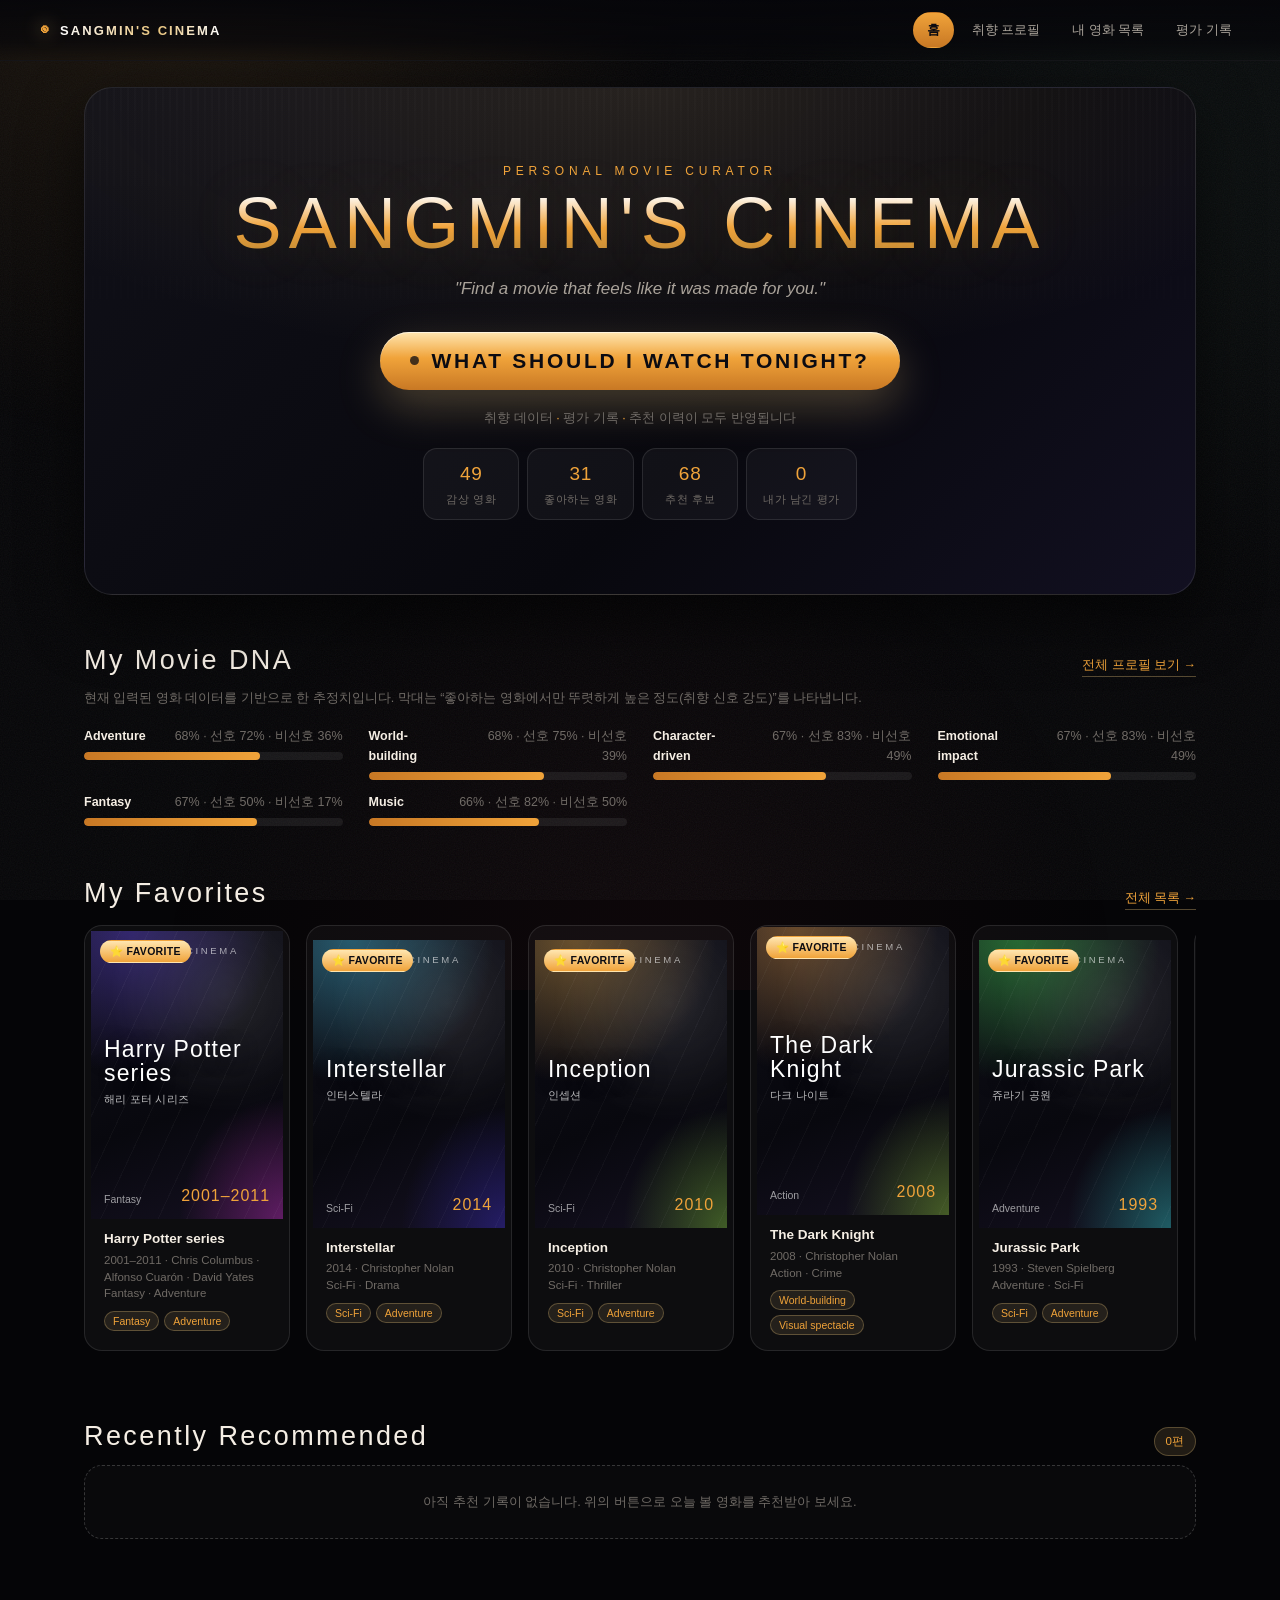
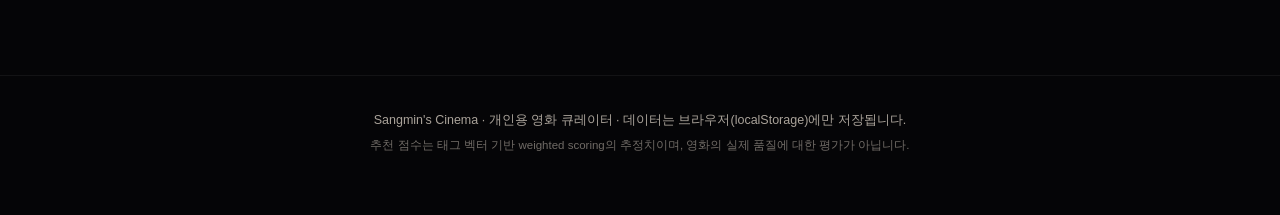
<file: index.html>
<!DOCTYPE html>
<html lang="ko">
<head>
  <meta charset="UTF-8">
  <meta name="viewport" content="width=device-width, initial-scale=1.0">
  <title>Sangmin's Cinema</title>
  <meta http-equiv="refresh" content="0; url=./sangmins-cinema/">
</head>
<body>
  <p>Sangmin's Cinema로 이동 중...</p>
  <p><a href="./sangmins-cinema/">클릭해서 이동하기</a></p>
</body>
</html>
</file>
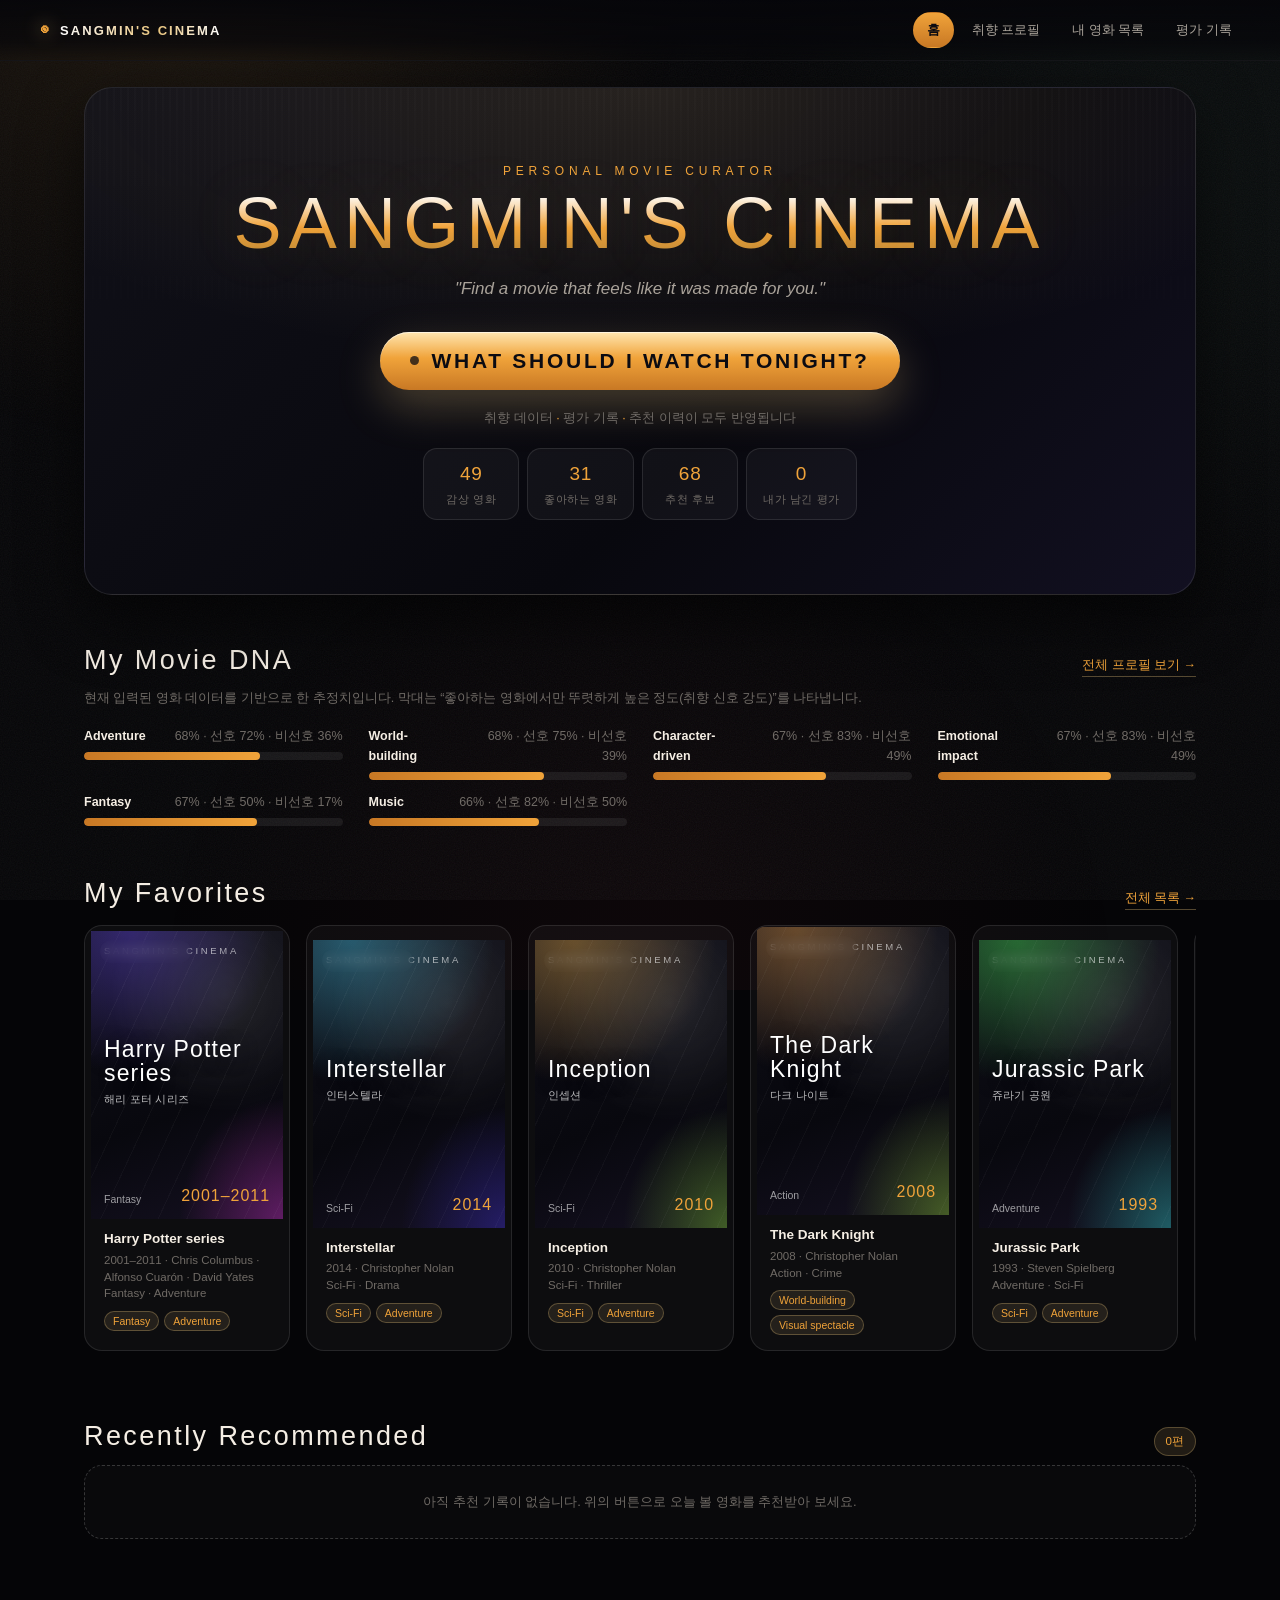
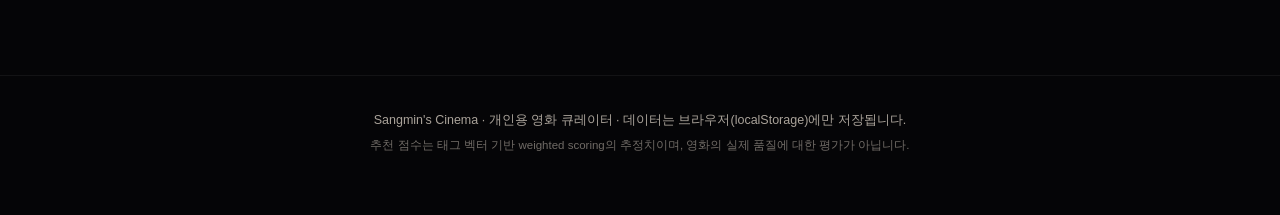
<file: sangmins-cinema/index.html>
<!DOCTYPE html>
<html lang="ko">
<head>
<meta charset="utf-8" />
<meta name="viewport" content="width=device-width, initial-scale=1" />
<title>Sangmin's Cinema — Personal Movie Curator</title>
<meta name="description" content="취향 기반 개인 영화 큐레이터. 영화 취향을 분석하고 오늘 볼 영화를 추천합니다." />
<meta name="theme-color" content="#06060a" />
<link rel="stylesheet" href="css/styles.css" />
</head>
<body>
<div class="bg-glow" aria-hidden="true"></div>
<div class="grain" aria-hidden="true"></div>

<header class="topbar">
  <button class="brand" data-nav="home">
    <span class="brand-mark">◉</span>
    <span class="brand-text">SANGMIN'S CINEMA</span>
  </button>
  <nav class="nav">
    <button class="nav-btn is-active" data-nav="home">홈</button>
    <button class="nav-btn" data-nav="profile">취향 프로필</button>
    <button class="nav-btn" data-nav="list">내 영화 목록</button>
    <button class="nav-btn" data-nav="ratings">평가 기록</button>
  </nav>
</header>

<main class="wrap">

  <!-- ================= HOME ================= -->
  <section class="view is-active" id="view-home">
    <div class="hero">
      <p class="hero-kicker">Personal Movie Curator</p>
      <h1 class="hero-title">SANGMIN'S CINEMA</h1>
      <p class="hero-sub">"Find a movie that feels like it was made for you."</p>
      <button class="cta" id="btn-tonight">
        <span class="cta-dot"></span>
        WHAT SHOULD I WATCH TONIGHT?
      </button>
      <p class="hero-hint">취향 데이터 <b>·</b> 평가 기록 <b>·</b> 추천 이력이 모두 반영됩니다</p>
      <div class="hero-meta" id="hero-meta"></div>
    </div>

    <section class="block">
      <div class="block-head">
        <h2>My Movie DNA</h2>
        <button class="link-btn" data-nav="profile">전체 프로필 보기 →</button>
      </div>
      <p class="block-note">현재 입력된 영화 데이터를 기반으로 한 추정치입니다. 막대는 “좋아하는 영화에서만 뚜렷하게 높은 정도(취향 신호 강도)”를 나타냅니다.</p>
      <div class="dna-grid" id="dna-grid"></div>
    </section>

    <section class="block">
      <div class="block-head">
        <h2>My Favorites</h2>
        <button class="link-btn" data-nav="list">전체 목록 →</button>
      </div>
      <div class="rail" id="rail-favorites"></div>
    </section>

    <section class="block">
      <div class="block-head">
        <h2>Recently Recommended</h2>
        <span class="pill" id="rec-count">0편</span>
      </div>
      <div class="rec-list" id="recent-list"></div>
    </section>
  </section>

  <!-- ================= PROFILE ================= -->
  <section class="view" id="view-profile">
    <div class="page-head">
      <h1>영화 취향 프로필</h1>
      <p class="page-sub">좋아하는 영화 · 좋아하진 않지만 명작이라 생각하는 영화 · 별로였던 영화를 12개 취향 축과 6개 회피 축으로 분석한 결과입니다.</p>
    </div>

    <div class="grid-2">
      <div class="panel">
        <h2 class="panel-title">Taste Profile <span class="panel-tag">취향 신호 강도 · 추정치</span></h2>
        <div class="bars" id="profile-bars"></div>
        <p class="disclaimer" id="profile-disclaimer"></p>
      </div>

      <div class="panel">
        <h2 class="panel-title">Avoid Signals <span class="panel-tag warn">회피 성향</span></h2>
        <div class="bars bars-warn" id="avoid-bars"></div>
        <p class="disclaimer">별로였던 영화에서 추출한 신호입니다. 이 항목이 높은 영화는 추천 점수가 깎입니다.</p>
      </div>
    </div>

    <div class="panel">
      <h2 class="panel-title">취향을 만든 영화들 <span class="panel-tag">가중치</span></h2>
      <div class="weight-legend">
        <span class="wchip w-fav">⭐ Favorites +1.35</span>
        <span class="wchip w-loved">❤️ Loved +1.00</span>
        <span class="wchip w-craft">🏆 명작 인정 · 애정 없음 +0.30 (연출·완성도 축에만 반영)</span>
        <span class="wchip w-mcraft">🤔 명작 인정 · 취향 아님 −0.45</span>
        <span class="wchip w-dis">👎 별로 −1.00</span>
      </div>
      <div class="table-wrap">
        <table class="tbl" id="tbl-contrib"></table>
      </div>
    </div>

    <div class="panel">
      <h2 class="panel-title">분석 요약</h2>
      <div class="summary" id="profile-summary"></div>
    </div>
  </section>

  <!-- ================= LIST ================= -->
  <section class="view" id="view-list">
    <div class="page-head">
      <h1>내 영화 목록</h1>
      <p class="page-sub">내가 본 영화와 평가한 추천 영화를 한 곳에서 봅니다. 추천 후보는 예상 적합도 배지와 함께 표시됩니다.</p>
    </div>

    <div class="toolbar">
      <div class="filters" id="filters"></div>
      <input class="search" id="search" type="search" placeholder="제목 · 감독 · 장르 검색" />
    </div>
    <p class="block-note" id="list-count-note"></p>
    <div class="cards" id="cards"></div>
  </section>

  <!-- ================= RATINGS ================= -->
  <section class="view" id="view-ratings">
    <div class="page-head">
      <h1>평가 기록</h1>
      <p class="page-sub">추천받은 영화를 본 뒤 남긴 평가입니다. 이 기록이 다음 추천의 점수를 조정합니다.</p>
    </div>

    <div class="grid-2">
      <div class="panel">
        <h2 class="panel-title">반응 요약</h2>
        <div class="bars" id="rating-bars"></div>
        <p class="disclaimer">저장된 평가가 없으면 이 영역은 0으로 표시됩니다. 추천 카드나 영화 상세에서 바로 평가할 수 있습니다.</p>
      </div>
      <div class="panel">
        <h2 class="panel-title">요소별 평가 평균</h2>
        <div class="bars" id="dim-bars"></div>
        <p class="disclaimer">Story · Characters · World-building · Visuals · Music · Emotional impact · Pacing · Originality</p>
      </div>
    </div>

    <div class="panel">
      <h2 class="panel-title">기록된 평가</h2>
      <div class="rec-list" id="ratings-list"></div>
    </div>

    <div class="panel">
      <h2 class="panel-title">데이터 관리 <span class="panel-tag">JSON</span></h2>
      <p class="disclaimer" style="margin-top:0">평가 데이터는 이 브라우저에만 저장됩니다. JSON으로 내보내면 나중에 서버·DB로 그대로 옮길 수 있습니다.</p>
      <div class="act-row" style="margin-top:14px">
        <button class="btn-solid" id="btn-export">평가 데이터 내보내기</button>
        <button class="btn-ghost" id="btn-import">JSON 불러오기</button>
        <button class="btn-ghost" id="btn-reset">전체 초기화</button>
        <input type="file" id="import-file" accept="application/json" hidden />
      </div>
    </div>
  </section>

</main>

<footer class="foot">
  <p>Sangmin's Cinema · 개인용 영화 큐레이터 · 데이터는 브라우저(localStorage)에만 저장됩니다.</p>
  <p class="foot-dim">추천 점수는 태그 벡터 기반 weighted scoring의 추정치이며, 영화의 실제 품질에 대한 평가가 아닙니다.</p>
</footer>

<!-- ================= MODAL ================= -->
<div class="modal" id="modal" aria-hidden="true">
  <div class="modal-backdrop" data-close="1"></div>
  <div class="modal-card" role="dialog" aria-modal="true">
    <button class="modal-close" data-close="1" aria-label="닫기">✕</button>
    <div id="modal-body"></div>
  </div>
</div>

<div class="toast" id="toast"></div>

<script src="data/taxonomy.js"></script>
<script src="data/movies.js"></script>
<script src="data/ratings.js"></script>
<script src="engine/scoring.js"></script>
<script src="app/store.js"></script>
<script src="app/ui.js"></script>
<script>window.CinemaUI.init();</script>
</body>
</html>
</file>
<file: sangmins-cinema/css/styles.css>
/* ===========================================================
   Sangmin's Cinema — cinematic dark theme
   =========================================================== */
:root{
  --bg:#050507;
  --bg-2:#0b0b0d;

  --panel:rgba(255,255,255,.035);
  --panel-2:rgba(255,255,255,.06);

  --line:rgba(255,255,255,.10);
  --line-strong:rgba(255,255,255,.18);

  --txt:#f5eee4;
  --txt-dim:#aaa39a;
  --txt-faint:#706b66;

  --gold:#f0a33a;
  --gold-2:#c87824;

  --red:#c6424d;
  --teal:#63a88a;
  --violet:#75639d;

  --ok:#79b88d;

  --radius:18px;
  --radius-sm:12px;
  --shadow:0 24px 60px rgba(0,0,0,.55);

  --font: "Pretendard Variable", Pretendard, -apple-system, BlinkMacSystemFont, "Apple SD Gothic Neo",
          "Segoe UI", Roboto, "Noto Sans KR", "Malgun Gothic", sans-serif;
  --display: "Bebas Neue", "Helvetica Neue", Impact, "Arial Narrow", var(--font);
}
*{box-sizing:border-box}
html,body{margin:0;padding:0}
html{scroll-behavior:smooth}
body{
  background:var(--bg);
  color:var(--txt);
  font-family:var(--font);
  font-size:15px;
  line-height:1.6;
  -webkit-font-smoothing:antialiased;
  overflow-x:hidden;
}
body.no-scroll{overflow:hidden}
img{display:block;max-width:100%}
button,input{font-family:inherit}
button{cursor:pointer;border:none;background:none;color:inherit}
a{color:inherit;text-decoration:none}

/* ---------- ambient background ---------- */
.bg-glow{
  position:fixed;inset:-20% -10% auto -10%;height:130vh;z-index:-2;
  background:
    radial-gradient(
      circle at 20% 10%,
      rgba(240,163,58,.10),
      transparent 32%
    ),
    radial-gradient(
      circle at 85% 30%,
      rgba(99,168,138,.06),
      transparent 30%
    ),
    radial-gradient(
      circle at 50% 100%,
      rgba(198,66,77,.05),
      transparent 35%
    );
  filter:saturate(1.05);
}
.grain{
  position:fixed;inset:0;z-index:-1;pointer-events:none;opacity:.055;
  background-image:url("data:image/svg+xml;utf8,<svg xmlns='http://www.w3.org/2000/svg' width='140' height='140'><filter id='n'><feTurbulence type='fractalNoise' baseFrequency='.85' numOctaves='3'/></filter><rect width='140' height='140' filter='url(%23n)'/></svg>");
  mix-blend-mode:screen;
}

/* ---------- top bar ---------- */
.topbar{
  position:sticky;top:0;z-index:40;
  display:flex;align-items:center;justify-content:space-between;gap:14px;
  padding:12px clamp(14px,3vw,34px);
  background:linear-gradient(180deg, rgba(6,6,10,.92), rgba(6,6,10,.62) 70%, rgba(6,6,10,0));
  backdrop-filter:blur(14px);
  border-bottom:1px solid rgba(255,255,255,.055);
}
.brand{display:flex;align-items:center;gap:10px;font-weight:800;letter-spacing:.16em;font-size:13px}
.brand-mark{color:var(--gold);font-size:16px;text-shadow:0 0 18px rgba(233,196,124,.7)}
.brand-text{background:linear-gradient(92deg,#fff, #e9c47c 60%, #fff);-webkit-background-clip:text;background-clip:text;color:transparent}
.nav{display:flex;gap:4px;flex-wrap:wrap}
.nav-btn{
  padding:8px 13px;border-radius:999px;font-size:13px;color:var(--txt-dim);
  border:1px solid transparent;transition:.2s;white-space:nowrap;
}
.nav-btn:hover{color:var(--txt);background:rgba(255,255,255,.05)}
.nav-btn.is-active{color:#0b0b12;background:linear-gradient(180deg,var(--gold),var(--gold-2));font-weight:700}

/* ---------- layout ---------- */
.wrap{max-width:1180px;margin:0 auto;padding:0 clamp(14px,3vw,34px) 90px}
.view{display:none;animation:fade .45s ease both}
.view.is-active{display:block}
@keyframes fade{from{opacity:0;transform:translateY(10px)}to{opacity:1;transform:none}}

/* ---------- hero ---------- */
.hero{
  position:relative;margin:26px 0 44px;padding:clamp(34px,6vw,74px) clamp(20px,4vw,54px);
  border-radius:28px;overflow:hidden;text-align:center;
  border:1px solid var(--line);
  background:
    radial-gradient(120% 100% at 50% 0%, rgba(233,196,124,.12), transparent 55%),
    linear-gradient(135deg,#101018,#08080e 60%, #121021);
  box-shadow:var(--shadow);
}
.hero::after{
  content:"";position:absolute;inset:0;
  background:repeating-linear-gradient(90deg, rgba(255,255,255,.035) 0 2px, transparent 2px 7px);
  mask-image:linear-gradient(180deg, rgba(0,0,0,.9), transparent 60%);
  opacity:.5;pointer-events:none;
}
.hero-kicker{position:relative;margin:0 0 6px;font-size:12px;letter-spacing:.4em;text-transform:uppercase;color:var(--gold)}
.hero-title{
  position:relative;margin:0;font-family:var(--display);font-weight:400;
  font-size:clamp(34px,7.4vw,72px);letter-spacing:.1em;line-height:1.02;
  background:linear-gradient(180deg,#ffffff 10%, var(--gold) 55%, #8e6f2f 130%);
  -webkit-background-clip:text;background-clip:text;color:transparent;
  text-shadow:0 0 60px rgba(233,196,124,.18);
}
.hero-sub{position:relative;margin:14px 0 30px;color:var(--txt-dim);font-style:italic;font-size:clamp(13px,2.2vw,17px)}
.cta{
  position:relative;display:inline-flex;align-items:center;gap:12px;
  padding:17px 30px;border-radius:999px;
  font-family:var(--display);font-size:clamp(15px,2.6vw,21px);letter-spacing:.13em;
  color:#0b0b12;font-weight:600;
  background:linear-gradient(180deg,#ffe6b0,var(--gold) 45%,var(--gold-2));
  box-shadow:0 16px 44px rgba(233,196,124,.28), inset 0 1px 0 rgba(255,255,255,.6);
  transition:transform .18s, box-shadow .18s;
}
.cta:hover{transform:translateY(-2px) scale(1.015);box-shadow:0 22px 60px rgba(233,196,124,.42)}
.cta:active{transform:translateY(0) scale(.99)}
.cta-dot{width:9px;height:9px;border-radius:50%;background:#0b0b12;opacity:.75;animation:pulse 2.4s infinite}
@keyframes pulse{0%,100%{opacity:.35;transform:scale(.85)}50%{opacity:.9;transform:scale(1.15)}}
.hero-hint{position:relative;margin:18px 0 0;font-size:12.5px;color:var(--txt-faint)}
.hero-hint b{color:var(--gold);font-weight:400}
.hero-meta{position:relative;display:flex;gap:8px;justify-content:center;flex-wrap:wrap;margin-top:20px}
.stat{
  display:flex;flex-direction:column;gap:2px;min-width:96px;padding:10px 16px;border-radius:14px;
  background:rgba(255,255,255,.04);border:1px solid var(--line);
}
.stat b{font-size:19px;color:var(--gold);font-family:var(--display);font-weight:400;letter-spacing:.04em}
.stat span{font-size:11px;color:var(--txt-faint);letter-spacing:.05em}

/* ---------- blocks ---------- */
.block{margin:0 0 46px}
.block-head{display:flex;align-items:baseline;justify-content:space-between;gap:12px;flex-wrap:wrap;margin-bottom:6px}
.block h2{margin:0;font-family:var(--display);font-weight:400;font-size:clamp(20px,3vw,27px);letter-spacing:.09em}
.block-note{margin:0 0 18px;font-size:12.5px;color:var(--txt-faint)}
.link-btn{font-size:12.5px;color:var(--gold);border-bottom:1px solid rgba(233,196,124,.35);padding:2px 0}
.link-btn:hover{color:#fff;border-color:#fff}
.pill{padding:4px 11px;border-radius:999px;font-size:11.5px;color:var(--gold);background:rgba(233,196,124,.12);border:1px solid rgba(233,196,124,.28)}

/* ---------- DNA bars ---------- */
.dna-grid{display:grid;grid-template-columns:repeat(auto-fit,minmax(240px,1fr));gap:12px 26px}
.dna-row{display:flex;flex-direction:column;gap:6px}
.dna-top{display:flex;justify-content:space-between;gap:10px;font-size:12.5px;color:var(--txt-dim)}
.dna-top span{color:var(--txt-faint);text-align:right;flex:0 1 auto}
.dna-top b{color:var(--txt);font-weight:600;flex:1 1 auto}
.dna-track{height:8px;border-radius:99px;background:rgba(255,255,255,.07);overflow:hidden}
.dna-fill{height:100%;border-radius:99px;background:linear-gradient(90deg,var(--gold-2),var(--gold));transition:width .8s cubic-bezier(.2,.8,.2,1)}
.bars{display:flex;flex-direction:column;gap:14px}
.bars-warn .dna-fill{background:linear-gradient(90deg,#8c2b3a,var(--red))}
.bars .dna-track{height:9px}

/* ---------- poster rails / cards ---------- */
.rail{display:flex;gap:16px;overflow-x:auto;padding:4px 2px 18px;scroll-snap-type:x mandatory}
.rail::-webkit-scrollbar{height:7px}
.rail::-webkit-scrollbar-thumb{background:rgba(255,255,255,.14);border-radius:9px}
.rail .mcard{flex:0 0 clamp(160px,20vw,206px);scroll-snap-align:start}

.cards{display:grid;grid-template-columns:repeat(auto-fill,minmax(186px,1fr));gap:20px 18px}
.mcard{
  position:relative;border-radius:var(--radius);overflow:hidden;
  border:1px solid var(--line);background:var(--panel);
  transition:transform .22s, border-color .22s, box-shadow .22s;text-align:left;width:100%;
}
.mcard{
  transition:
    transform .25s ease,
    border-color .25s ease,
    box-shadow .25s ease;
}

.mcard:hover{
  transform:translateY(-7px) scale(1.02);
  border-color:rgba(240,163,58,.55);
  box-shadow:
    0 22px 45px rgba(0,0,0,.55),
    0 0 24px rgba(240,163,58,.12);
}
.mcard:hover .poster{
  filter:brightness(1.18) saturate(1.08);
  box-shadow:
    inset 0 0 45px rgba(240,163,58,.28),
    0 0 18px rgba(240,163,58,.10);
}
.poster{position:relative;aspect-ratio:2/3;overflow:hidden;background:#0d0d16}
.poster img{width:100%;height:100%;object-fit:cover}
.poster-gen{
  position:absolute;inset:0;display:flex;flex-direction:column;justify-content:space-between;
  padding:14px 13px;
  background:
    radial-gradient(120% 80% at 20% 0%, hsla(var(--h),72%,58%,.42), transparent 62%),
    radial-gradient(90% 70% at 100% 100%, hsla(calc(var(--h) + 52),68%,52%,.38), transparent 60%),
    linear-gradient(160deg,#11111a,#08080e 60%,#141020);
}
.poster-gen::after{
  content:"";position:absolute;inset:0;
  background:
    repeating-linear-gradient(115deg, rgba(255,255,255,.045) 0 1px, transparent 1px 26px),
    radial-gradient(circle at 70% 22%, rgba(255,255,255,.14), transparent 46%);
  opacity:.75;
}
.pg-top{position:relative;font-size:9.5px;letter-spacing:.28em;color:rgba(255,255,255,.62);text-transform:uppercase}
.pg-mid{position:relative}
.pg-title{
  font-family:var(--display);font-weight:400;letter-spacing:.05em;line-height:1.06;
  font-size:clamp(17px,2.1vw,23px);color:#fff;text-shadow:0 3px 18px rgba(0,0,0,.6);
  word-break:keep-all;
}
.pg-ko{display:block;margin-top:6px;font-size:11px;color:rgba(255,255,255,.72);letter-spacing:.02em}
.pg-bot{position:relative;display:flex;justify-content:space-between;align-items:flex-end;font-size:10.5px;color:rgba(255,255,255,.6)}
.pg-year{font-family:var(--display);font-size:16px;color:var(--gold);letter-spacing:.06em}

.badge{
  position:absolute;top:9px;left:9px;z-index:3;
  padding:4px 9px;border-radius:99px;font-size:10.5px;font-weight:700;letter-spacing:.03em;
  backdrop-filter:blur(6px);background:rgba(8,8,14,.7);border:1px solid var(--line-strong)
}
.badge.loved{color:#ffd0d8;border-color:rgba(226,86,107,.55)}
.badge.fav{color:#0c0c12;background:linear-gradient(180deg,#ffe6b0,var(--gold));border-color:transparent}
.badge.okay{color:#cfe9ff;border-color:rgba(120,180,255,.4)}
.badge.bad{color:#ffc7cf;border-color:rgba(226,86,107,.4)}
.badge.fit{
  left:auto;right:9px;color:#0c0c12;font-family:var(--display);font-weight:400;letter-spacing:.05em;
  background:linear-gradient(180deg,#d6ffe9,var(--ok));border-color:transparent;font-size:12px
}
.mcard-body{padding:11px 13px 14px}
.mcard-title{font-size:13.5px;font-weight:650;line-height:1.32;margin:0 0 4px;word-break:keep-all}
.mcard-sub{margin:0;font-size:11.5px;color:var(--txt-faint);line-height:1.45}
.tags-line{display:flex;flex-wrap:wrap;gap:5px;margin-top:9px}
.tchip{padding:3px 8px;border-radius:99px;font-size:10.5px;color:var(--txt-dim);background:rgba(255,255,255,.06);border:1px solid var(--line)}
.tchip.gold{color:var(--gold);background:rgba(233,196,124,.1);border-color:rgba(233,196,124,.3)}
.tchip.red{color:#ffb7c2;background:rgba(226,86,107,.12);border-color:rgba(226,86,107,.32)}

/* ---------- recently recommended ---------- */
.rec-list{display:flex;flex-direction:column;gap:12px}
.rec{
  display:grid;grid-template-columns:74px 1fr auto;gap:16px;align-items:center;
  padding:13px;border-radius:var(--radius);border:1px solid var(--line);background:var(--panel);
  transition:.2s;
}
.rec:hover{border-color:rgba(233,196,124,.34);background:var(--panel-2)}
.rec .poster{border-radius:10px;aspect-ratio:2/3}
.rec-t{font-size:14.5px;font-weight:650;margin:0 0 3px}
.rec-s{margin:0;font-size:12px;color:var(--txt-faint)}
.rec-right{display:flex;flex-direction:column;align-items:flex-end;gap:8px}
.fit-big{font-family:var(--display);font-size:26px;line-height:1;color:var(--gold)}
.fit-lbl{font-size:10px;color:var(--txt-faint);letter-spacing:.1em}
.empty{padding:26px;border-radius:var(--radius);border:1px dashed var(--line-strong);color:var(--txt-faint);font-size:13px;text-align:center;background:rgba(255,255,255,.02)}

/* ---------- panels / page head ---------- */
.page-head{margin:30px 0 26px}
.page-head h1{margin:0 0 8px;font-family:var(--display);font-weight:400;font-size:clamp(26px,4.4vw,40px);letter-spacing:.07em;
  background:linear-gradient(180deg,#fff,var(--gold));-webkit-background-clip:text;background-clip:text;color:transparent}
.page-sub{margin:0;color:var(--txt-dim);font-size:13.5px;max-width:760px}
.panel{margin:0 0 22px;padding:clamp(16px,2.6vw,26px);border-radius:var(--radius);border:1px solid var(--line);background:var(--panel)}
.panel-title{margin:0 0 18px;font-size:15px;font-weight:700;letter-spacing:.04em;display:flex;align-items:center;gap:9px;flex-wrap:wrap}
.panel-tag{font-size:10.5px;padding:3px 9px;border-radius:99px;color:var(--gold);background:rgba(233,196,124,.12);border:1px solid rgba(233,196,124,.28);font-weight:500}
.panel-tag.warn{color:#ffb7c2;background:rgba(226,86,107,.12);border-color:rgba(226,86,107,.3)}
.grid-2{display:grid;grid-template-columns:1fr 1fr;gap:22px}
.disclaimer{margin:16px 0 0;font-size:11.5px;color:var(--txt-faint);line-height:1.6}
.summary{display:flex;flex-direction:column;gap:12px;font-size:13.5px;color:var(--txt-dim)}
.summary b{color:var(--txt)}
.summary .sline{padding-left:14px;border-left:2px solid rgba(233,196,124,.5)}

/* ---------- table ---------- */
.table-wrap{overflow-x:auto;border-radius:var(--radius-sm);border:1px solid var(--line)}
.tbl{border-collapse:collapse;width:100%;min-width:620px;font-size:12.5px}
.tbl th{position:sticky;top:0;background:#0d0d15;text-align:left;padding:11px 13px;color:var(--txt-dim);font-weight:600;border-bottom:1px solid var(--line)}
.tbl td{padding:10px 13px;border-bottom:1px solid rgba(255,255,255,.05);color:var(--txt-dim)}
.tbl tr:hover td{background:rgba(255,255,255,.03)}
.tbl td b{color:var(--txt)}
.weight-legend{display:flex;flex-wrap:wrap;gap:8px;margin-bottom:16px}
.wchip{padding:6px 11px;border-radius:999px;font-size:11.5px;border:1px solid var(--line);color:var(--txt-dim);background:rgba(255,255,255,.04)}
.wchip.w-loved{color:#ffd0d8;border-color:rgba(226,86,107,.4)}
.wchip.w-fav{color:#0c0c12;background:linear-gradient(180deg,#ffe6b0,var(--gold));border-color:transparent;font-weight:700}
.wchip.w-craft{color:#cfe9ff;border-color:rgba(120,180,255,.35)}
.wchip.w-mcraft{color:#e7d6ff;border-color:rgba(143,123,255,.4)}
.wchip.w-dis{color:#ffc7cf;border-color:rgba(226,86,107,.4)}

/* ---------- toolbar / filters ---------- */
.toolbar{display:flex;gap:14px;align-items:center;justify-content:space-between;flex-wrap:wrap;margin-bottom:12px}
.filters{display:flex;gap:7px;flex-wrap:wrap}
.fbtn{padding:7px 13px;border-radius:99px;font-size:12.5px;color:var(--txt-dim);border:1px solid var(--line);background:rgba(255,255,255,.03);transition:.18s}
.fbtn:hover{color:var(--txt);border-color:var(--line-strong)}
.fbtn.is-active{color:#0b0b12;background:linear-gradient(180deg,var(--gold),var(--gold-2));border-color:transparent;font-weight:700}
.search{
  min-width:230px;flex:1;max-width:340px;padding:11px 15px;border-radius:99px;
  color:var(--txt);background:rgba(255,255,255,.05);border:1px solid var(--line);outline:none;font-size:13px;
}
.search:focus{border-color:rgba(233,196,124,.5);background:rgba(255,255,255,.075)}
.search::placeholder{color:var(--txt-faint)}

/* ---------- modal ---------- */
.modal{position:fixed;inset:0;z-index:80;display:none}
.modal.is-open{display:block}
.modal-backdrop{position:absolute;inset:0;background:rgba(3,3,6,.82);backdrop-filter:blur(9px);animation:fade .3s both}
.modal-card{
  position:absolute;inset:auto;top:50%;left:50%;transform:translate(-50%,-50%);
  width:min(940px,94vw);max-height:92vh;overflow-y:auto;overscroll-behavior:contain;
  border-radius:24px;border:1px solid var(--line-strong);
  background:linear-gradient(180deg,#101018,#0a0a11 70%);
  box-shadow:var(--shadow);padding:0;animation:pop .34s cubic-bezier(.2,.9,.2,1) both;
}
@keyframes pop{from{opacity:0;transform:translate(-50%,-46%) scale(.97)}to{opacity:1;transform:translate(-50%,-50%) scale(1)}}
.modal-close{position:absolute;top:14px;right:16px;z-index:5;width:34px;height:34px;border-radius:50%;
  background:rgba(10,10,16,.75);border:1px solid var(--line-strong);color:var(--txt);font-size:13px}
.modal-close:hover{background:rgba(255,255,255,.12)}
.modal-hero{display:grid;grid-template-columns:224px 1fr;gap:26px;padding:clamp(20px,3vw,32px)}
.modal-hero{
  animation:modalContent .55s ease .25s both;
}

@keyframes modalContent{
  from{
    opacity:0;
    transform:translateY(20px);
  }
  to{
    opacity:1;
    transform:translateY(0);
  }
}
.modal-poster{border-radius:14px;overflow:hidden;border:1px solid var(--line);position:relative;aspect-ratio:2/3;background:#0d0d16}
.modal-kind{font-size:11px;letter-spacing:.28em;text-transform:uppercase;color:var(--gold);margin:0 0 8px}
.modal-title{font-family:var(--display);font-weight:400;font-size:clamp(26px,4.2vw,40px);letter-spacing:.04em;line-height:1.06;margin:0 0 6px}
.modal-ko{color:var(--txt-dim);font-size:13px;margin:0 0 16px}
.meta-row{display:flex;flex-wrap:wrap;gap:8px;margin-bottom:16px}
.mchip{padding:5px 11px;border-radius:99px;font-size:11.5px;color:var(--txt-dim);background:rgba(255,255,255,.055);border:1px solid var(--line)}
.synopsis{color:#d8d5df;font-size:13.5px;margin:0 0 20px;line-height:1.75}
.fit-block{display:flex;align-items:center;gap:18px;padding:16px;border-radius:16px;border:1px solid rgba(233,196,124,.3);
  background:linear-gradient(120deg,rgba(233,196,124,.13),rgba(233,196,124,0));margin-bottom:22px}
.fit-ring{position:relative;width:78px;height:78px;flex:0 0 78px}
.fit-ring svg{transform:rotate(-90deg)}
.fit-ring .val{position:absolute;inset:0;display:grid;place-items:center;font-family:var(--display);font-size:24px;color:var(--gold)}
.fit-txt{font-size:12.5px;color:var(--txt-dim);line-height:1.6}
.fit-txt b{color:var(--txt)}
.sec-h{font-size:12px;letter-spacing:.16em;text-transform:uppercase;color:var(--txt-faint);margin:0 0 10px}
.why{font-size:13.5px;line-height:1.85;color:#ddd9e3;margin:0 0 22px}
.why em{color:var(--gold);font-style:normal;font-weight:600}
.why mark{background:rgba(99,211,200,.14);color:var(--teal);padding:1px 5px;border-radius:6px;font-weight:600}
.two-col{display:grid;grid-template-columns:1fr 1fr;gap:18px;margin-bottom:22px}
.like-box,.dis-box{padding:15px 16px;border-radius:14px;border:1px solid var(--line);background:rgba(255,255,255,.03)}
.like-box{border-color:rgba(127,211,154,.28)}
.dis-box{border-color:rgba(226,86,107,.26)}
.like-box h4,.dis-box h4{margin:0 0 10px;font-size:12px;letter-spacing:.06em;color:var(--txt-dim);font-weight:700}
.like-box ul,.dis-box ul{margin:0;padding-left:17px;font-size:12.5px;color:var(--txt-dim);line-height:1.7}
.like-box li::marker{color:var(--ok)}
.dis-box li::marker{color:var(--red)}
.modal-foot{margin-top:8px;padding:20px clamp(20px,3vw,32px) 26px;border-top:1px solid var(--line);background:rgba(255,255,255,.018)}
.rate-row{display:flex;gap:9px;flex-wrap:wrap;margin-bottom:16px}
.rate-btn{padding:10px 15px;border-radius:99px;font-size:13px;border:1px solid var(--line);background:rgba(255,255,255,.04);color:var(--txt-dim);transition:.18s}
.rate-btn:hover{color:var(--txt);border-color:var(--line-strong);transform:translateY(-1px)}
.rate-btn.is-on{color:#0c0c12;background:linear-gradient(180deg,#ffe6b0,var(--gold));border-color:transparent;font-weight:700}
.dim-row{display:flex;gap:7px;flex-wrap:wrap;margin-bottom:18px}
.dim-btn{padding:7px 12px;border-radius:99px;font-size:12px;border:1px dashed var(--line-strong);color:var(--txt-dim);transition:.16s}
.dim-btn.is-on{color:var(--teal);border-style:solid;border-color:rgba(99,211,200,.55);background:rgba(99,211,200,.1)}
.act-row{display:flex;gap:10px;flex-wrap:wrap;align-items:center}
.btn-solid{padding:12px 22px;border-radius:99px;font-weight:700;font-size:13.5px;color:#0b0b12;
  background:linear-gradient(180deg,#ffe6b0,var(--gold));box-shadow:0 12px 30px rgba(233,196,124,.22)}
.btn-solid:hover{transform:translateY(-1px)}
.btn-ghost{padding:12px 20px;border-radius:99px;font-size:13.5px;color:var(--txt-dim);border:1px solid var(--line-strong)}
.btn-ghost:hover{color:var(--txt);background:rgba(255,255,255,.05)}
.saved-note{font-size:12px;color:var(--ok);margin:14px 0 0}
.match-note{font-size:12px;color:var(--txt-faint);margin:12px 0 0;line-height:1.7}

/* ---------- toast ---------- */
.toast{
  position:fixed;left:50%;bottom:26px;transform:translate(-50%,26px);z-index:120;
  padding:12px 20px;border-radius:99px;font-size:13px;color:#0b0b12;font-weight:650;
  background:linear-gradient(180deg,#ffe6b0,var(--gold));opacity:0;pointer-events:none;transition:.3s;
  box-shadow:0 16px 40px rgba(0,0,0,.5);
}
.toast.is-on{opacity:1;transform:translate(-50%,0)}

/* ---------- footer ---------- */
.foot{padding:34px clamp(14px,3vw,34px) 54px;text-align:center;border-top:1px solid rgba(255,255,255,.06);color:var(--txt-dim);font-size:12.5px}
.foot p{margin:0 0 6px}
.foot-dim{color:var(--txt-faint);font-size:11.5px}

/* ---------- responsive ---------- */
@media (max-width:900px){
  .grid-2{grid-template-columns:1fr}
  .modal-hero{grid-template-columns:1fr;gap:18px}
  .modal-poster{max-width:216px;margin:0 auto}
  .two-col{grid-template-columns:1fr}
}
@media (max-width:640px){
  body{font-size:14.5px}
  .topbar{flex-direction:column;align-items:stretch;gap:10px;padding:11px 14px}
  .brand{justify-content:center}
  .nav{justify-content:center;flex-wrap:nowrap;overflow-x:auto;padding-bottom:2px}
  .nav-btn{padding:7px 11px;font-size:12px}
  .hero{padding:30px 18px;border-radius:22px;margin:16px 0 34px}
  .hero-sub{margin-bottom:24px}
  .cta{width:100%;justify-content:center;padding:16px 20px;font-size:15.5px;letter-spacing:.09em}
  .stat{min-width:calc(50% - 4px);flex:1}
  .cards{grid-template-columns:repeat(auto-fill,minmax(146px,1fr));gap:14px 12px}
  .rail .mcard{flex:0 0 152px}
  .rec{grid-template-columns:56px 1fr;gap:12px}
  .rec-right{grid-column:2;flex-direction:row;align-items:center;justify-content:space-between;width:100%}
  .search{max-width:none;min-width:0;flex:1 0 100%}
  .dna-grid{grid-template-columns:1fr}
  .modal-card{width:96vw;max-height:94vh;border-radius:20px}
  .modal-hero{padding:20px 18px}
  .modal-foot{padding:18px 18px 22px}
  .rate-btn{padding:9px 12px;font-size:12.5px}
  .toolbar{gap:10px}
}
@media (prefers-reduced-motion:reduce){
  *{animation:none!important;transition:none!important}
}
</file>
